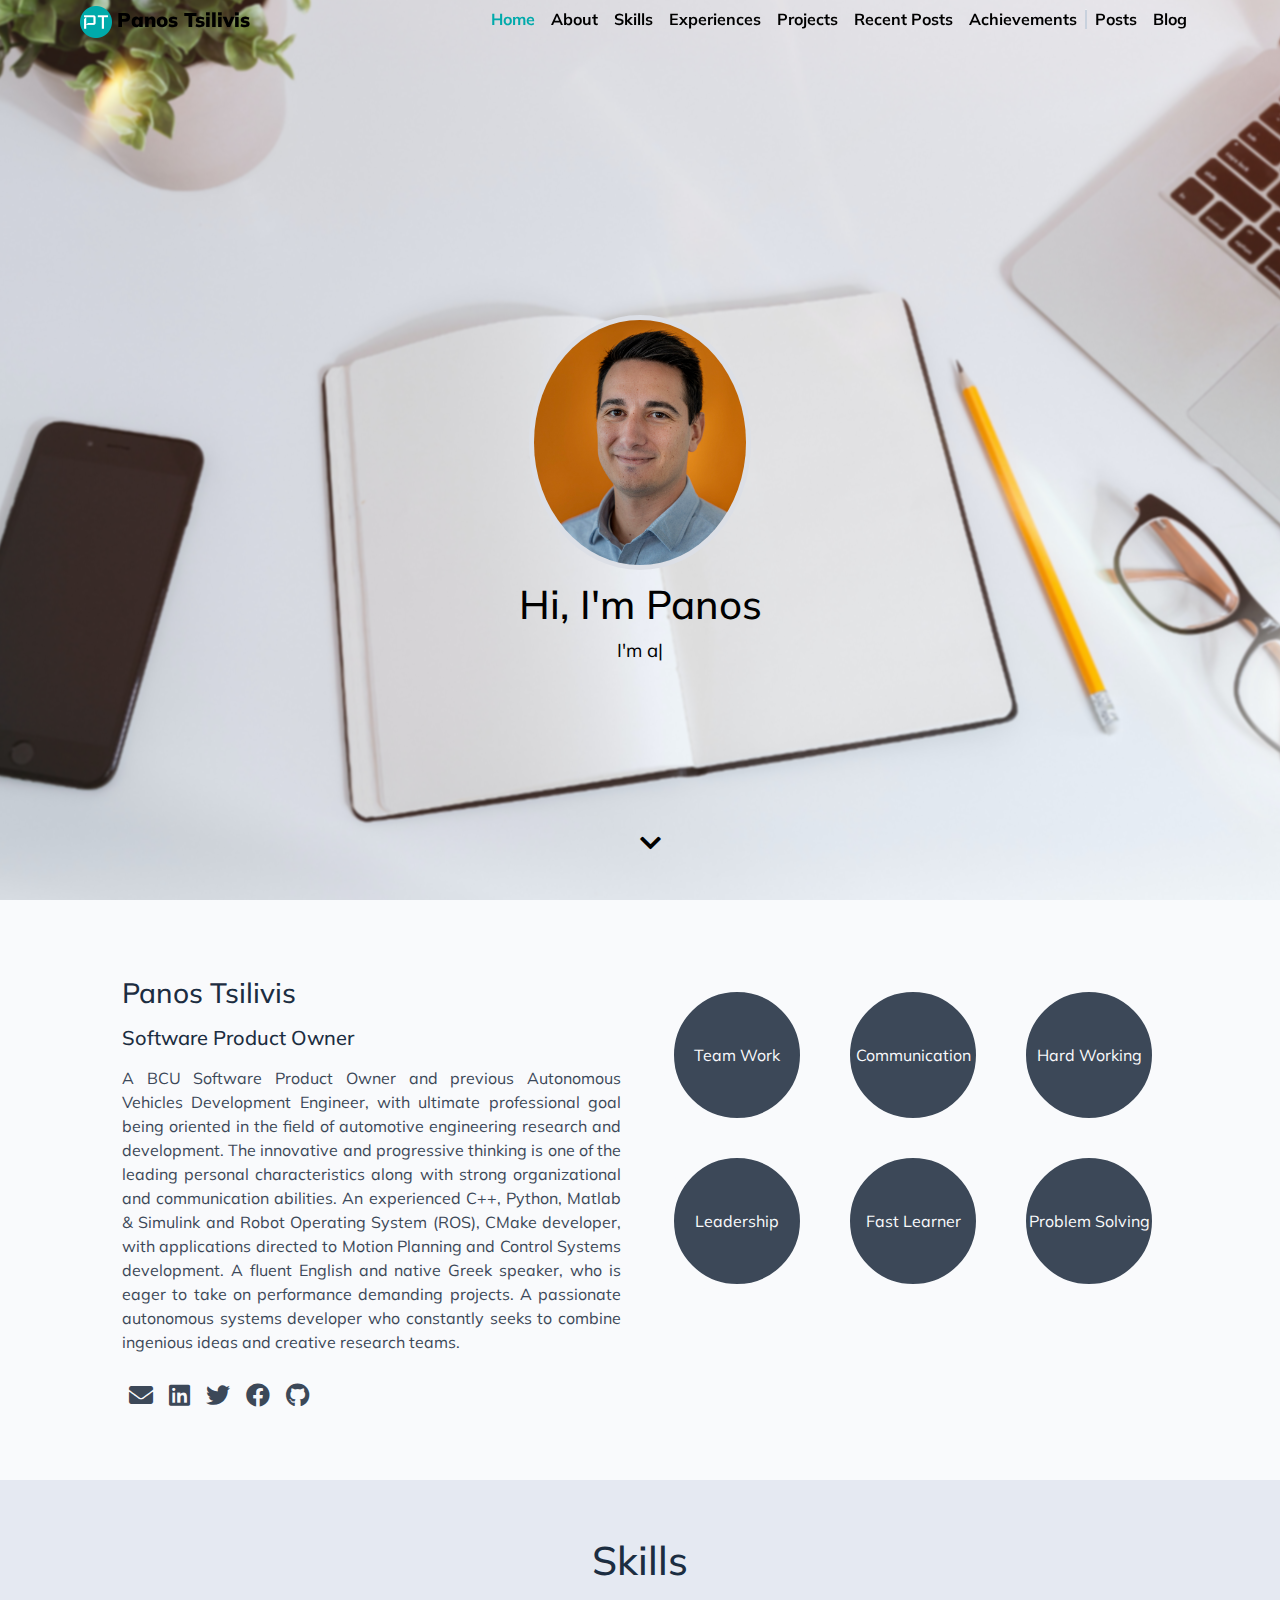
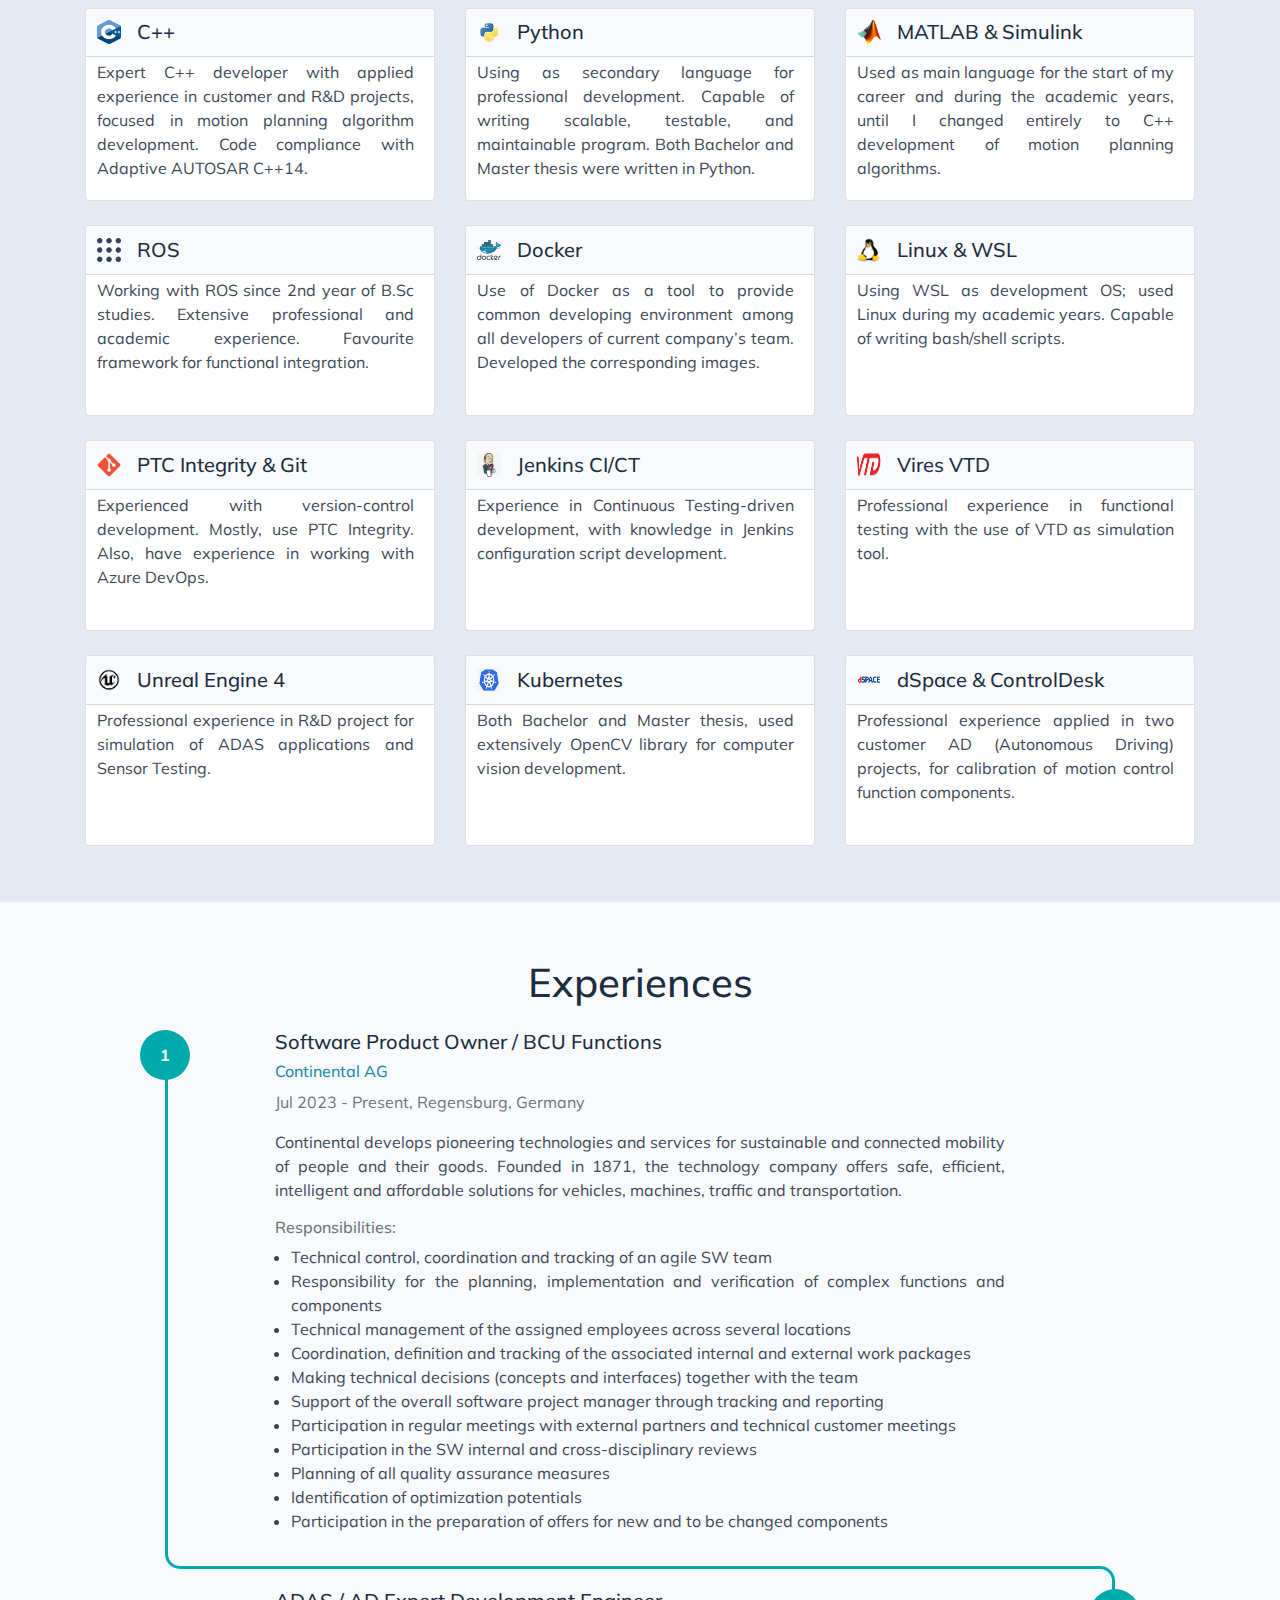
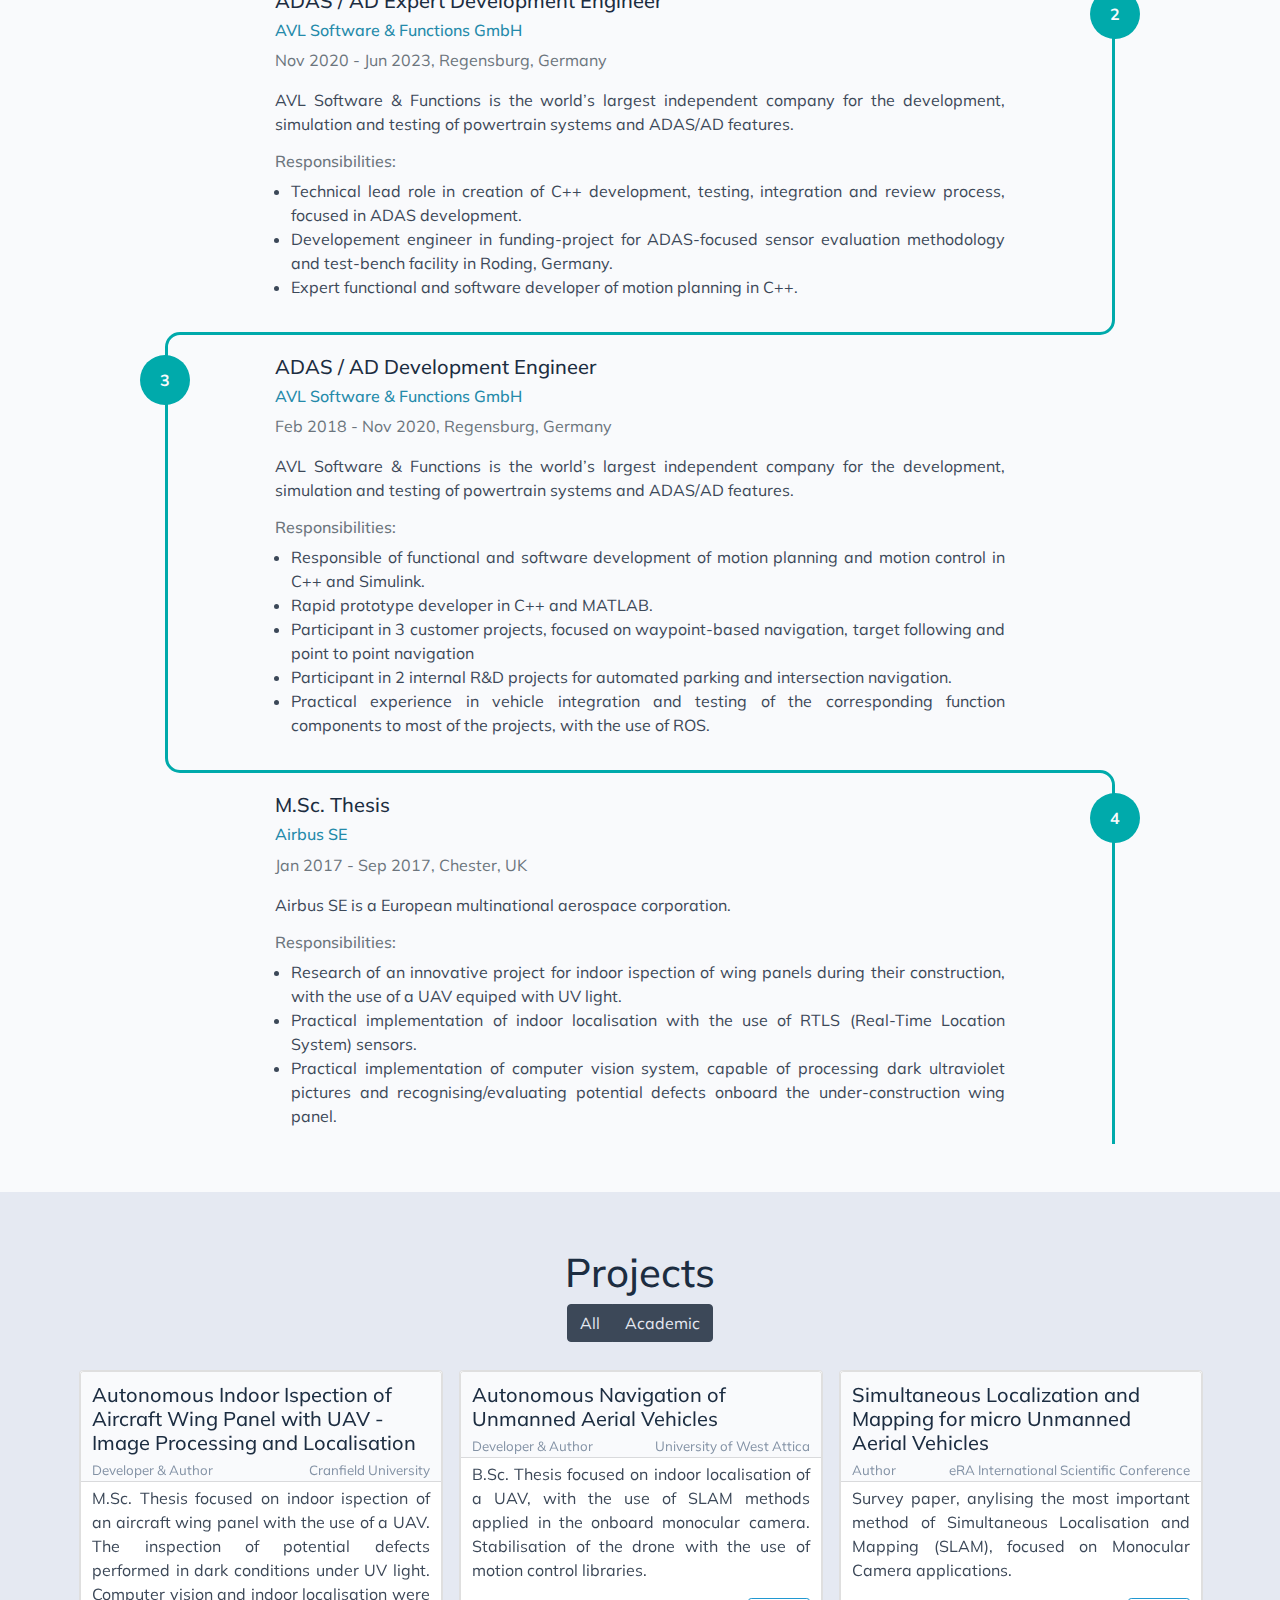
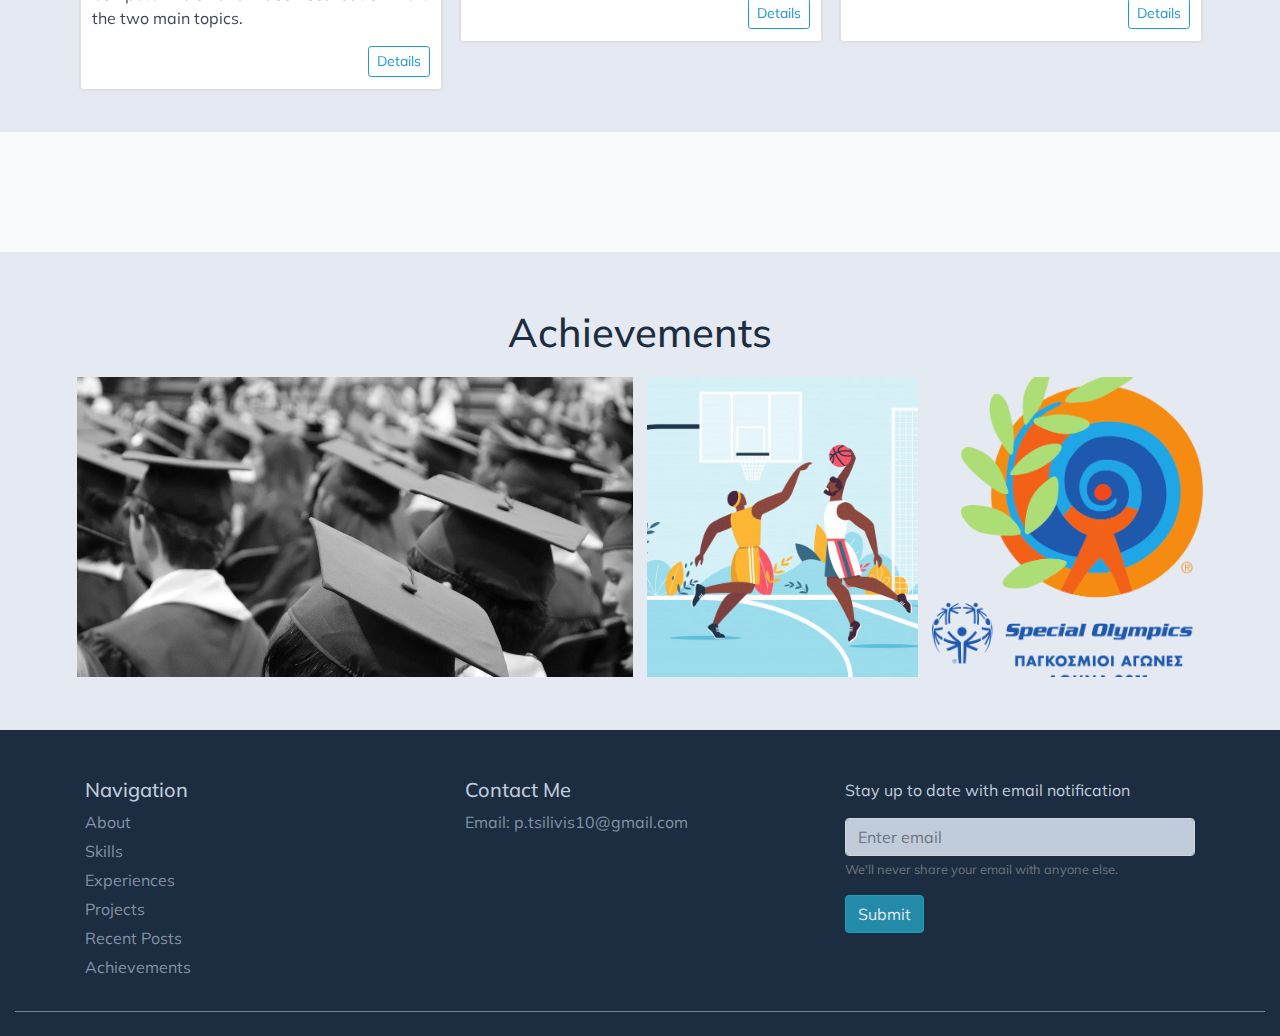
<file: index.html>
<!DOCTYPE html>
<html lang="en">
  <head>
	<meta name="generator" content="Hugo 0.109.0">
    <title>Panos Tsilivis</title>
    <meta name="description" content="Portfolio and personal website of Panos Tsilivis." />
    <meta charset="UTF-8" />
<meta name="viewport" content="width=device-width, initial-scale=1.0" />
<meta http-equiv="X-UA-Compatible" content="ie=edge" />


<link rel="stylesheet" href="/assets/css/bootstrap.min.css" />
<link rel="stylesheet" href="/assets/css/layouts/main.css" />
<link rel="stylesheet" href="/assets/css/style.css" />
<link rel="stylesheet" href="/assets/css/navigators/navbar.css" />


<link href="https://fonts.googleapis.com/css2?family=Muli:wght@300;400;500;600" rel="stylesheet">
<link rel="stylesheet" href="https://cdnjs.cloudflare.com/ajax/libs/font-awesome/5.11.2/css/all.min.css" />


<link rel="icon" type="image/png" href="assets/images/favicon.ico" />


<link rel="stylesheet" href="/assets/css/style.css" />

    <link rel="stylesheet" href="/assets/css/sections/home.css" />
    <link rel="stylesheet" href="/assets/css/sections/about.css" />
    <link rel="stylesheet" href="/assets/css/sections/skills.css" />
    <link rel="stylesheet" href="/assets/css/sections/experiences.css" />
    <link rel="stylesheet" href="/assets/css/sections/projects.css" />
    <link rel="stylesheet" href="/assets/css/sections/recent-posts.css" />
    <link rel="stylesheet" href="/assets/css/sections/achievements.css" />

    
    
        
<script type="application/javascript">
var doNotTrack = false;
if (!doNotTrack) {
	window.ga=window.ga||function(){(ga.q=ga.q||[]).push(arguments)};ga.l=+new Date;
	ga('create', 'UA-179496315-1', 'auto');
	
	ga('send', 'pageview');
}
</script>
<script async src='https://www.google-analytics.com/analytics.js'></script>

    
  </head>
  <body data-spy="scroll" data-target="#top-navbar" data-offset="100">

    <nav class="navbar navbar-expand-xl top-navbar initial-navbar" id="top-navbar">
  <div class="container">
    
    
    
      
    
    
      
    
    <a class="navbar-brand" href="https://ptsilivis.github.io">
      <img src="images/main-logo.png" id="logo">Panos Tsilivis</a>
    <button
      class="navbar-toggler navbar-dark"
      id="navbar-toggler"
      type="button"
      data-toggle="collapse"
      data-target="#top-nav-items"
    >
      <span class="navbar-toggler-icon"></span>
    </button>

    <div class="collapse navbar-collapse" id="top-nav-items">
      <ul class="navbar-nav ml-auto">
        <li class="nav-item">
          <a class="nav-link" href="#home">Home</a>
        </li>
            
              <li class="nav-item">
                <a class="nav-link" href="#about">About</a>
              </li>
            
            
              <li class="nav-item">
                <a class="nav-link" href="#skills">Skills</a>
              </li>
            
            
              <li class="nav-item">
                <a class="nav-link" href="#experiences">Experiences</a>
              </li>
            
            
              <li class="nav-item">
                <a class="nav-link" href="#projects">Projects</a>
              </li>
            
            
              <li class="nav-item">
                <a class="nav-link" href="#recent-posts">Recent Posts</a>
              </li>
            
            
              <li class="nav-item">
                <a class="nav-link" href="#achievements">Achievements</a>
              </li>
            
        
        
          
            
          
        
        
          <div class="dropdown-divider" id="top-navbar-divider"></div>
        
        
          <li class="nav-item">
            <a class="nav-link" id="blog-link" href="/posts">Posts</a>
          </li>
        
        
          <li class="nav-item">
            <a class="nav-link" href="panostsilivis.com">Blog</a>
          </li>
        
      </ul>
    </div>
  </div>
  
  <img src="images/main-logo.png" class="d-none" id="main-logo">
  <img src="images/main-logo.png" class="d-none" id="inverted-logo">
</nav>


  



  

<div class="container-fluid home" id="home">
  <div
    class="background container-fluid"
    style="background-image: url('images/minimal_background.jpg');"
  ></div>
  <div class="container content text-center">
    <img src="images/profile.png"
      class="rounded-circle mx-auto d-block img-fluid"
    />
    <h1 class="greeting"> Hi, I&#39;m Panos</h1>
    <div class="typing-carousel">
      <span id="ityped" class="ityped"></span>
      <span class="ityped-cursor"></span>
    </div>
    <ul id="typing-carousel-data">
      
      <li>I&#39;m a Software Product Owner</li>
      
      <li>I work with Autonomous Vehicles</li>
      
      <li>I&#39;m passionate about cars</li>
      
    </ul>
    
      
        <a href="#about"><i class="arrow bounce fa fa-chevron-down"></i></a>
      
    
  </div>
</div>

    
      
      
        
          <div class="container-fluid section-holder d-flex bg-white">
            <div class="container anchor p-lg-5 about-section" id="about">
  <div class="row pt-sm-2 pt-md-4 align-self-center">
    
    <div class="col-sm-6">
    <h3 class="p-1">Panos Tsilivis</h3>
      
      <h5 class="p-1">
        Software Product Owner
        
      </h5>
      
      <p class="p-1 text-justify">
        A BCU Software Product Owner and previous Autonomous Vehicles Development Engineer, with ultimate professional goal being oriented in the field of automotive engineering research and development. The innovative and progressive thinking is one of the leading personal characteristics along with strong organizational and communication abilities. An experienced C++, Python, Matlab &amp; Simulink and Robot Operating System (ROS), CMake developer, with applications directed to Motion Planning and Control Systems development. A fluent English and native Greek speaker, who is eager to take on performance demanding projects. A passionate autonomous systems developer who constantly seeks to combine ingenious ideas and creative research teams.
      </p>
      <div class="text-container ml-auto">
        <ul class="social-link d-flex">
          
          <li>
            
              <a href="mailto:p.tsilivis10@gmail.com" target="/"><i class="fas fa-envelope"></i></a>
            
          </li>
          
          <li>
            
              <a href="https://www.linkedin.com/in/panos-tsilivis/" target="/"><i class="fab fa-linkedin"></i></a>
            
          </li>
          
          <li>
            
              <a href="https://twitter.com/PanosTsilivis1" target="/"><i class="fab fa-twitter"></i></a>
            
          </li>
          
          <li>
            
              <a href="https://www.facebook.com/ptsilivis" target="/"><i class="fab fa-facebook"></i></a>
            
          </li>
          
          <li>
            
              <a href="https://github.com/ptsilivis" target="/"><i class="fab fa-github"></i></a>
            
          </li>
          
        </ul>
      </div>
    </div>
    
    <div class="col-sm-6 pt-5 pl-md-4 pl-sm-3 pt-sm-0">
      <div class="row">
        
          <div class="col-6 col-lg-4 p-2">
  
  
  <div class="circular-progress yellow">
    <span class="circular-progress-left">
      <span
        class="circular-progress-bar circular-progress-percentage-95"
        
      ></span>
    </span>
    <span class="circular-progress-right">
      <span
      class="circular-progress-bar"
      
      ></span>
    </span>
    <div class="circular-progress-value">Team Work</div>
  </div>
</div>

        
          <div class="col-6 col-lg-4 p-2">
  
  
  <div class="circular-progress pink">
    <span class="circular-progress-left">
      <span
        class="circular-progress-bar circular-progress-percentage-95"
        
      ></span>
    </span>
    <span class="circular-progress-right">
      <span
      class="circular-progress-bar"
      
      ></span>
    </span>
    <div class="circular-progress-value">Communication</div>
  </div>
</div>

        
          <div class="col-6 col-lg-4 p-2">
  
  
  <div class="circular-progress green">
    <span class="circular-progress-left">
      <span
        class="circular-progress-bar circular-progress-percentage-95"
        
      ></span>
    </span>
    <span class="circular-progress-right">
      <span
      class="circular-progress-bar"
      
      ></span>
    </span>
    <div class="circular-progress-value">Hard Working</div>
  </div>
</div>

        
          <div class="col-6 col-lg-4 p-2">
  
  
  <div class="circular-progress blue">
    <span class="circular-progress-left">
      <span
        class="circular-progress-bar circular-progress-percentage-90"
        
      ></span>
    </span>
    <span class="circular-progress-right">
      <span
      class="circular-progress-bar"
      
      ></span>
    </span>
    <div class="circular-progress-value">Leadership</div>
  </div>
</div>

        
          <div class="col-6 col-lg-4 p-2">
  
  
  <div class="circular-progress sky">
    <span class="circular-progress-left">
      <span
        class="circular-progress-bar circular-progress-percentage-90"
        
      ></span>
    </span>
    <span class="circular-progress-right">
      <span
      class="circular-progress-bar"
      
      ></span>
    </span>
    <div class="circular-progress-value">Fast Learner</div>
  </div>
</div>

        
          <div class="col-6 col-lg-4 p-2">
  
  
  <div class="circular-progress orange">
    <span class="circular-progress-left">
      <span
        class="circular-progress-bar circular-progress-percentage-90"
        
      ></span>
    </span>
    <span class="circular-progress-right">
      <span
      class="circular-progress-bar"
      
      ></span>
    </span>
    <div class="circular-progress-value">Problem Solving</div>
  </div>
</div>

        
      </div>
    </div>
  </div>
</div>

          </div>
          
          
            
          
        
      
        
          <div class="container-fluid section-holder d-flex bg-dimmed">
            <div class="container-fluid anchor pb-5 skills-section" id="skills">
  
    <h1 class="text-center">Skills</h1>
  
  <div class="container d-flex-block">
    <div class="row" id="primary-skills">
      
        <div class="col-xs-12 col-sm-6 col-lg-4 pt-2">
  <a class="skill-card-link" href="http://www.cplusplus.com/">
    <div class="card">
      <div class="card-head d-flex">
        
        <img class="card-img-xs" src="images/skills/c&#43;&#43;.png" alt="C&#43;&#43;" />
        
        <h5 class="card-title">C&#43;&#43;</h5>
      </div>
      <div class="card-body">
        <p class="card-text">Expert C++ developer with applied experience in customer and R&amp;D projects, focused in motion planning algorithm development. Code compliance with Adaptive AUTOSAR C++14.</p>
      </div>
    </div>
  </a>
</div>

      
        <div class="col-xs-12 col-sm-6 col-lg-4 pt-2">
  <a class="skill-card-link" href="https://www.python.org/">
    <div class="card">
      <div class="card-head d-flex">
        
        <img class="card-img-xs" src="images/skills/python.png" alt="Python" />
        
        <h5 class="card-title">Python</h5>
      </div>
      <div class="card-body">
        <p class="card-text">Using as secondary language for professional development. Capable of writing scalable, testable, and maintainable program. Both Bachelor and Master thesis were written in Python.</p>
      </div>
    </div>
  </a>
</div>

      
        <div class="col-xs-12 col-sm-6 col-lg-4 pt-2">
  <a class="skill-card-link" href="https://www.mathworks.com/products/matlab.html">
    <div class="card">
      <div class="card-head d-flex">
        
        <img class="card-img-xs" src="images/skills/matlab.png" alt="MATLAB &amp; Simulink" />
        
        <h5 class="card-title">MATLAB &amp; Simulink</h5>
      </div>
      <div class="card-body">
        <p class="card-text">Used as main language for the start of my career and during the academic years, until I changed entirely to C++ development of motion planning algorithms.</p>
      </div>
    </div>
  </a>
</div>

      
        <div class="col-xs-12 col-sm-6 col-lg-4 pt-2">
  <a class="skill-card-link" href="https://www.ros.org/">
    <div class="card">
      <div class="card-head d-flex">
        
        <img class="card-img-xs" src="images/skills/ros.png" alt="ROS" />
        
        <h5 class="card-title">ROS</h5>
      </div>
      <div class="card-body">
        <p class="card-text">Working with ROS since 2nd year of B.Sc studies. Extensive professional and academic experience. Favourite framework for functional integration.</p>
      </div>
    </div>
  </a>
</div>

      
        <div class="col-xs-12 col-sm-6 col-lg-4 pt-2">
  <a class="skill-card-link" href="https://www.docker.com/">
    <div class="card">
      <div class="card-head d-flex">
        
        <img class="card-img-xs" src="images/skills/docker.svg" alt="Docker" />
        
        <h5 class="card-title">Docker</h5>
      </div>
      <div class="card-body">
        <p class="card-text">Use of Docker as a tool to provide common developing environment among all developers of current company&rsquo;s team. Developed the corresponding images.</p>
      </div>
    </div>
  </a>
</div>

      
        <div class="col-xs-12 col-sm-6 col-lg-4 pt-2">
  <a class="skill-card-link" href="#">
    <div class="card">
      <div class="card-head d-flex">
        
        <img class="card-img-xs" src="images/skills/linux.png" alt="Linux &amp; WSL" />
        
        <h5 class="card-title">Linux &amp; WSL</h5>
      </div>
      <div class="card-body">
        <p class="card-text">Using WSL as development OS; used Linux during my academic years. Capable of writing bash/shell scripts.</p>
      </div>
    </div>
  </a>
</div>

      
        <div class="col-xs-12 col-sm-6 col-lg-4 pt-2">
  <a class="skill-card-link" href="https://www.ptc.com/en">
    <div class="card">
      <div class="card-head d-flex">
        
        <img class="card-img-xs" src="images/skills/git.png" alt="PTC Integrity &amp; Git" />
        
        <h5 class="card-title">PTC Integrity &amp; Git</h5>
      </div>
      <div class="card-body">
        <p class="card-text">Experienced with version-control development. Mostly, use PTC Integrity. Also, have experience in working with Azure DevOps.</p>
      </div>
    </div>
  </a>
</div>

      
        <div class="col-xs-12 col-sm-6 col-lg-4 pt-2">
  <a class="skill-card-link" href="https://www.jenkins.io">
    <div class="card">
      <div class="card-head d-flex">
        
        <img class="card-img-xs" src="images/skills/jenkins.png" alt="Jenkins CI/CT" />
        
        <h5 class="card-title">Jenkins CI/CT</h5>
      </div>
      <div class="card-body">
        <p class="card-text">Experience in Continuous Testing-driven development, with knowledge in Jenkins configuration script development.</p>
      </div>
    </div>
  </a>
</div>

      
        <div class="col-xs-12 col-sm-6 col-lg-4 pt-2">
  <a class="skill-card-link" href="https://www.mscsoftware.com/de/virtual-test-drive">
    <div class="card">
      <div class="card-head d-flex">
        
        <img class="card-img-xs" src="images/skills/vtd.png" alt="Vires VTD" />
        
        <h5 class="card-title">Vires VTD</h5>
      </div>
      <div class="card-body">
        <p class="card-text">Professional experience in functional testing with the use of VTD as simulation tool.</p>
      </div>
    </div>
  </a>
</div>

      
        <div class="col-xs-12 col-sm-6 col-lg-4 pt-2">
  <a class="skill-card-link" href="https://www.unrealengine.com/en-US/">
    <div class="card">
      <div class="card-head d-flex">
        
        <img class="card-img-xs" src="images/skills/ue4.png" alt="Unreal Engine 4" />
        
        <h5 class="card-title">Unreal Engine 4</h5>
      </div>
      <div class="card-body">
        <p class="card-text">Professional experience in R&amp;D project for simulation of ADAS applications and Sensor Testing.</p>
      </div>
    </div>
  </a>
</div>

      
        <div class="col-xs-12 col-sm-6 col-lg-4 pt-2">
  <a class="skill-card-link" href="https://opencv.org">
    <div class="card">
      <div class="card-head d-flex">
        
        <img class="card-img-xs" src="images/skills/k8s.png" alt="Kubernetes" />
        
        <h5 class="card-title">Kubernetes</h5>
      </div>
      <div class="card-body">
        <p class="card-text">Both Bachelor and Master thesis, used extensively OpenCV library for computer vision development.</p>
      </div>
    </div>
  </a>
</div>

      
        <div class="col-xs-12 col-sm-6 col-lg-4 pt-2">
  <a class="skill-card-link" href="https://www.dspace.com/en/inc/home/products/sw/experimentandvisualization/controldesk.cfm">
    <div class="card">
      <div class="card-head d-flex">
        
        <img class="card-img-xs" src="images/skills/dspace.png" alt="dSpace &amp; ControlDesk" />
        
        <h5 class="card-title">dSpace &amp; ControlDesk</h5>
      </div>
      <div class="card-body">
        <p class="card-text">Professional experience applied in two customer AD (Autonomous Driving) projects, for calibration of motion control function components.</p>
      </div>
    </div>
  </a>
</div>

      
    </div>
  </div>
</div>

          </div>
          
          
            
          
        
      
        
          <div class="container-fluid section-holder d-flex bg-white">
            <div class="container-fluid anchor pb-5 experiences-section" id="experiences">
  
    <h1 class="text-center">Experiences</h1>
  

  <div class="container timeline text-justify">
   
   
     
       <div class="row align-items-center  d-flex">
         <div class="col-1 col-lg-2 text-center vertical-line d-inline-flex justify-content-center">
  <div class="circle font-weight-bold">1</div>
</div>

         
  <div class="col-10 col-lg-8">
    <div class="experience-entry-heading">
        
        
        <h5>Software Product Owner / BCU Functions</h5>
        <h6><a href=https://www.continental.com/en/>Continental AG</a></h6>
        
        <p class="text-muted">Jul 2023 - Present,
            Regensburg, Germany
        </p>
    </div>
    
    <p>Continental develops pioneering technologies and services for sustainable and connected mobility of people and their goods. Founded in 1871, the technology company offers safe, efficient, intelligent and affordable solutions for vehicles, machines, traffic and transportation.</p>
    
    <h6 class="text-muted">Responsibilities:</h6>
    <ul class="justify-content-around">
    
        <li>Technical control, coordination and tracking of an agile SW team</li>
    
        <li>Responsibility for the planning, implementation and verification of complex functions and components</li>
    
        <li>Technical management of the assigned employees across several locations</li>
    
        <li>Coordination, definition and tracking of the associated internal and external work packages</li>
    
        <li>Making technical decisions (concepts and interfaces) together with the team</li>
    
        <li>Support of the overall software project manager through tracking and reporting</li>
    
        <li>Participation in regular meetings with external partners and technical customer meetings</li>
    
        <li>Participation in the SW internal and cross-disciplinary reviews</li>
    
        <li>Planning of all quality assurance measures</li>
    
        <li>Identification of optimization potentials</li>
    
        <li>Participation in the preparation of offers for new and to be changed components</li>
    
    </ul>
</div>



       </div>
     
     
       <div class="row horizontal-line">
  <div class="col-1 col-lg-2 timeline-side-div">
    <div class="corner"></div>
  </div>
  <div class="col-10 col-lg-8">
    <hr />
  </div>
  <div class="col-1 col-lg-2 timeline-side-div">
    <div class="corner"></div>
  </div>
</div>

     
   
     
       <div class="row align-items-center justify-content-end d-flex">
         
  <div class="col-10 col-lg-8">
    <div class="experience-entry-heading">
        
        
        <h5>ADAS / AD Expert Development Engineer</h5>
        <h6><a href=https://www.avl-functions.com/en/>AVL Software &amp; Functions GmbH</a></h6>
        
        <p class="text-muted">Nov 2020 - Jun 2023,
            Regensburg, Germany
        </p>
    </div>
    
    <p>AVL Software &amp; Functions is the world&rsquo;s largest independent company for the development, simulation and testing of powertrain systems and ADAS/AD features.</p>
    
    <h6 class="text-muted">Responsibilities:</h6>
    <ul class="justify-content-around">
    
        <li>Technical lead role in creation of C++ development, testing, integration and review process, focused in ADAS development.</li>
    
        <li>Developement engineer in funding-project for ADAS-focused sensor evaluation methodology and test-bench facility in Roding, Germany.</li>
    
        <li>Expert functional and software developer of motion planning in C++.</li>
    
    </ul>
</div>



         <div class="col-1 col-lg-2 text-center vertical-line d-inline-flex justify-content-center">
  <div class="circle font-weight-bold">2</div>
</div>

       </div>
     
     
       <div class="row horizontal-line">
  <div class="col-1 col-lg-2 timeline-side-div">
    <div class="corner"></div>
  </div>
  <div class="col-10 col-lg-8">
    <hr />
  </div>
  <div class="col-1 col-lg-2 timeline-side-div">
    <div class="corner"></div>
  </div>
</div>

     
   
     
       <div class="row align-items-center  d-flex">
         <div class="col-1 col-lg-2 text-center vertical-line d-inline-flex justify-content-center">
  <div class="circle font-weight-bold">3</div>
</div>

         
  <div class="col-10 col-lg-8">
    <div class="experience-entry-heading">
        
        
        <h5>ADAS / AD Development Engineer</h5>
        <h6><a href=https://www.avl-functions.com/en/>AVL Software &amp; Functions GmbH</a></h6>
        
        <p class="text-muted">Feb 2018 - Nov 2020,
            Regensburg, Germany
        </p>
    </div>
    
    <p>AVL Software &amp; Functions is the world&rsquo;s largest independent company for the development, simulation and testing of powertrain systems and ADAS/AD features.</p>
    
    <h6 class="text-muted">Responsibilities:</h6>
    <ul class="justify-content-around">
    
        <li>Responsible of functional and software development of motion planning and motion control in C++ and Simulink.</li>
    
        <li>Rapid prototype developer in C++ and MATLAB.</li>
    
        <li>Participant in 3 customer projects, focused on waypoint-based navigation, target following and point to point navigation</li>
    
        <li>Participant in 2 internal R&amp;D projects for automated parking and intersection navigation.</li>
    
        <li>Practical experience in vehicle integration and testing of the corresponding function components to most of the projects, with the use of ROS.</li>
    
    </ul>
</div>



       </div>
     
     
       <div class="row horizontal-line">
  <div class="col-1 col-lg-2 timeline-side-div">
    <div class="corner"></div>
  </div>
  <div class="col-10 col-lg-8">
    <hr />
  </div>
  <div class="col-1 col-lg-2 timeline-side-div">
    <div class="corner"></div>
  </div>
</div>

     
   
     
       <div class="row align-items-center justify-content-end d-flex">
         
  <div class="col-10 col-lg-8">
    <div class="experience-entry-heading">
        
        
        <h5>M.Sc. Thesis</h5>
        <h6><a href=https://www.airbus.com>Airbus SE</a></h6>
        
        <p class="text-muted">Jan 2017 - Sep 2017,
            Chester, UK
        </p>
    </div>
    
    <p>Airbus SE is a European multinational aerospace corporation.</p>
    
    <h6 class="text-muted">Responsibilities:</h6>
    <ul class="justify-content-around">
    
        <li>Research of an innovative project for indoor ispection of wing panels during their construction, with the use of a UAV equiped with UV light.</li>
    
        <li>Practical implementation of indoor localisation with the use of RTLS (Real-Time Location System) sensors.</li>
    
        <li>Practical implementation of computer vision system, capable of processing dark ultraviolet pictures and recognising/evaluating potential defects onboard the under-construction wing panel.</li>
    
    </ul>
</div>



         <div class="col-1 col-lg-2 text-center vertical-line d-inline-flex justify-content-center">
  <div class="circle font-weight-bold">4</div>
</div>

       </div>
     
     
   
  </div>
</div>

          </div>
          
          
            
          
        
      
        
          <div class="container-fluid section-holder d-flex bg-dimmed">
            <div class="container-fluid anchor pb-5 projects-section" id="projects">
  
    <h1 class="text-center">Projects</h1>
  
  <div class="container ml-auto text-center">
    <div class="btn-group flex-wrap" role="group" id="project-filter-buttons">
      
      <button type="button" class="btn btn-dark" data-filter="all">
        All
      </button>
      
      <button type="button" class="btn btn-dark" data-filter="academic">
        Academic
      </button>
      
    </div>
  </div>
  <div class="container filtr-projects">
    <div class="row" id="project-card-holder">
      
        <div
  class="col-sm-12 col-md-6 col-lg-4 p-2 filtr-item"
  data-category='all, academic,computer vision,localisation,uav,drone,thesis'
>
  <div class="card mt-1">
    <div class="card">
      <a class="card-header" href="files/TSILIVIS_AVDC_Thesis.pdf">
        <div>
          <div class="d-flex">
            
            <h5 class="card-title mb-0">Autonomous Indoor Ispection of Aircraft Wing Panel with UAV - Image Processing and Localisation</h5>
          </div>
          <div class="sub-title">
            <span>Developer &amp; Author</span>
            <span>Cranfield University</span>
          </div>
        </div>
      </a>
      <div class="card-body text-justify pt-1 pb-1">
        <p>M.Sc. Thesis focused on indoor ispection of an aircraft wing panel with the use of a UAV. The inspection of potential defects performed in dark conditions under UV light. Computer vision and indoor localisation were the two main topics.</p>
        <span class="float-right">
          
          <a
            class="btn btn-outline-info btn-sm mb-2"
            href="files/TSILIVIS_AVDC_Thesis.pdf"
            target="#"
            >Details</a
          >
          
        </span>
      </div>
    </div>
  </div>
</div>

      
        <div
  class="col-sm-12 col-md-6 col-lg-4 p-2 filtr-item"
  data-category='all, academic,thesis,uav,drone,computer vision'
>
  <div class="card mt-1">
    <div class="card">
      <a class="card-header" href="files/bsc_thesis.pdf">
        <div>
          <div class="d-flex">
            
            <h5 class="card-title mb-0">Autonomous Navigation of Unmanned Aerial Vehicles</h5>
          </div>
          <div class="sub-title">
            <span>Developer &amp; Author</span>
            <span>University of West Attica</span>
          </div>
        </div>
      </a>
      <div class="card-body text-justify pt-1 pb-1">
        <p>B.Sc. Thesis focused on indoor localisation of a UAV, with the use of SLAM methods applied in the onboard monocular camera. Stabilisation of the drone with the use of motion control libraries.</p>
        <span class="float-right">
          
          <a
            class="btn btn-outline-info btn-sm mb-2"
            href="files/bsc_thesis.pdf"
            target="#"
            >Details</a
          >
          
        </span>
      </div>
    </div>
  </div>
</div>

      
        <div
  class="col-sm-12 col-md-6 col-lg-4 p-2 filtr-item"
  data-category='all, academic,paper,computer vision'
>
  <div class="card mt-1">
    <div class="card">
      <a class="card-header" href="files/SLAM%20Survey.pdf">
        <div>
          <div class="d-flex">
            
            <h5 class="card-title mb-0">Simultaneous Localization and Mapping for micro Unmanned Aerial Vehicles</h5>
          </div>
          <div class="sub-title">
            <span>Author</span>
            <span>eRA International Scientific Conference</span>
          </div>
        </div>
      </a>
      <div class="card-body text-justify pt-1 pb-1">
        <p>Survey paper, anylising the most important method of Simultaneous Localisation and Mapping (SLAM), focused on Monocular Camera applications.</p>
        <span class="float-right">
          
          <a
            class="btn btn-outline-info btn-sm mb-2"
            href="files/SLAM%20Survey.pdf"
            target="#"
            >Details</a
          >
          
        </span>
      </div>
    </div>
  </div>
</div>

      
    </div>
  </div>
</div>

          </div>
          
          
            
          
        
      
        
          <div class="container-fluid section-holder d-flex bg-white">
            <div class="container-fluid anchor pb-5 recent-posts-section" id="recent-posts">
  
  <div class="container">
    <div class="row" id="recent-post-cards">
      
    </div>
  </div>
</div>

          </div>
          
          
            
          
        
      
        
          <div class="container-fluid section-holder d-flex bg-dimmed">
            <div class="container-fluid anchor pb-5 achievements-section" id="achievements">
  
    <h1 class="text-center">Achievements</h1>
  
  <div class="container">
    <div class="row" id="gallery">
    </div>
  </div>
  
  <div class="d-none" id="achievements-holder">
    
      <div
  class="achievement-entry text-center"
  style="background-image: url(images/achievements/graduation-cap.jpg);"
>
  <i class="fas fa-search-plus" id="enlarge-icon"></i>
  <h4 class="title" id="achievement-title">Graduation</h4>
  <div class="caption hidden col-lg-6 text-left" id="caption">
    <h4>Graduation</h4>
    <p>Received Bachelor of Science (B.Sc.) in Automation Engineering from University of West Attica. Completed Master of Science (M.Sc.) in Aerospace Engineering with specialisation in Autonomous Vehicle Dynamics and Control in Cranfield University.</p>
  </div>
</div>

    
      <div
  class="achievement-entry text-center"
  style="background-image: url(images/achievements/basketball_fun.jpg);"
>
  <i class="fas fa-search-plus" id="enlarge-icon"></i>
  <h4 class="title" id="achievement-title">Team Player</h4>
  <div class="caption hidden col-lg-6 text-left" id="caption">
    <h4>Team Player</h4>
    <p>Basketball player since I remember myself.</p>
  </div>
</div>

    
      <div
  class="achievement-entry text-center"
  style="background-image: url(images/achievements/special_olympics.png);"
>
  <i class="fas fa-search-plus" id="enlarge-icon"></i>
  <h4 class="title" id="achievement-title">Volunteer</h4>
  <div class="caption hidden col-lg-6 text-left" id="caption">
    <h4>Volunteer</h4>
    <p>Recognised for voluntary service to Special Olympics World Summer Games 2011. Acted as a Transportation Assistant, located in the welcoming post of Athens International Airport.</p>
  </div>
</div>

    
  </div>
</div>

          </div>
          
          
            
          
        
      
    

    <footer class="container-fluid text-center align-content-center footer pb-2">
  <div class="container pt-5">
    <div class="row text-left">
      <div class="col-md-4 col-sm-12">
        <h5>Navigation</h5>
        
        <ul>
            
            <li class="nav-item">
              <a class="smooth-scroll" href="/#about">About</a>
            </li>
            
            
            <li class="nav-item">
              <a class="smooth-scroll" href="/#skills">Skills</a>
            </li>
            
            
            <li class="nav-item">
              <a class="smooth-scroll" href="/#experiences">Experiences</a>
            </li>
            
            
            <li class="nav-item">
              <a class="smooth-scroll" href="/#projects">Projects</a>
            </li>
            
            
            <li class="nav-item">
              <a class="smooth-scroll" href="/#recent-posts">Recent Posts</a>
            </li>
            
            
            <li class="nav-item">
              <a class="smooth-scroll" href="/#achievements">Achievements</a>
            </li>
            
        </ul>
        

      </div>
      <div class="col-md-4 col-sm-12">
        <h5>Contact Me</h5>
        <ul>
          
          <li><span>Email: </span> <a href="mailto:p.tsilivis10@gmail.com"><span>p.tsilivis10@gmail.com</span> </a> </li>
          
        </ul>
      </div>
      
      <div class="col-md-4 col-sm-12">
        
        <p>Stay up to date with email notification</p>
        <form>
          <div class="form-group">
            <input
              type="email"
              class="form-control"
              id="exampleInputEmail1"
              aria-describedby="emailHelp"
              placeholder="Enter email"
            />
            <small id="emailHelp" class="form-text text-muted"
              >We'll never share your email with anyone else.</small
            >
          </div>
          <button type="submit" class="btn btn-info">Submit</button>
        </form>
      </div>
      
    </div>
  </div>
  <hr />
</footer>

    <script src="/assets/js/jquery-3.4.1.min.js"></script>
<script src="/assets/js/bootstrap.min.js"></script>

<script src="/assets/js/navbar.js"></script>
<script src="/assets/js/main.js"></script>


    
    <script src="/assets/js/itype.min.js"></script>
    <script src="/assets/js/github-button.js"></script>
    <script src="/assets/js/home.js"></script>
    <script src="/assets/js/jquery.filterizr.min.js"></script>
  </body>
</html>
</file>
<file: assets/css/layouts/main.css>
/* ========= Colors ============
Heading:     #1C2D41
Paragraph:   #3C4858
Iconography: #8392A5
Secondary:   #C0CCDA
Dirty Snow:  #E5E9F2
Snow:        #F9FAFC

Magenta: #7551E9
Orange:  #FF7D51
Pink:    #ED63D2
Green:   #2DCA73
Yellow:  #FFC212
*/

body {
  background-color: #f9fafc;
  font-family: "Muli";
}

h1,
h2,
h3,
h4,
h5 {
  color: #1c2d41;
}

strong {
  color: #1c2d41 !important;
}

p {
  color: #3c4858;
}

a {
  color: #248aaa;
}

a:hover {
  color: #207089;
}

.nav-button {
  background-color: transparent;
  border: 1px solid transparent;
  border-radius: 0.25rem;
  color: #8392a5;
}

.btn-dark {
  background-color: #3c4858;
  border-color: #3c4858;
  color: #e5e9f2;
  transition: all 0.3s ease-out;
}

.btn-dark:hover,
.btn-dark:focus {
  background-color: #00AAAB;
  border-color: #00AAAB;
  transition: all 0.3s ease-out;
}

.btn-outline-info {
  color: #2098d1 !important;
  border-color: #2098d1 !important;
}

.btn-outline-info:hover {
  background-color: #2098d1 !important;
  color: #e5e9f2 !important;
}

.btn-info {
  background-color: #248aaa !important;
  color: #e5e9f2 !important;
}

.btn-info:hover {
  background-color: #2098d1 !important;
  color: #e5e9f2 !important;
}

.bg-white {
  background-color: #f9fafc !important;
}

.bg-dimmed {
  background-color: #e5e9f2;
}

.anchor {
  padding-top: 3.5rem;
}

img.center {
  display: block;
  margin-left: auto;
  margin-right: auto;
}

img.left {
  display: block;
  margin-right: auto;
}

img.right {
  display: block;
  margin-left: auto;
}

.card {
  box-shadow: none;
  transition: all 0.3s ease-out;
  overflow: hidden;
}

.card-img-sm {
  width: 32px;
  height: 32px;
}

.card-img-xs {
  width: 24px;
  height: 24px;
}

.card:hover,
.card:focus {
  box-shadow: 0px 8px 56px rgba(15, 80, 100, 0.16);
  border: 1px solid #fff;
  transition: all 0.3s ease-out;
}

.card .card-head {
  height: 172px;
  -o-object-fit: cover;
     object-fit: cover;
  overflow: hidden;
}

.card-img-top {
  transition: all 0.3s ease-out !important;
}

.card:hover .card-head .card-img-top,
.card:focus .card-head .card-img-top {
  transition: all 0.3s ease-out;
  transform: scale(1.2);
}

.card-body {
  text-align: justify;
}

.sub-title {
  color: #c0ccda;
  font-size: 10pt;
}

/* --- FOOTER START --- */

.footer {
  color: #8392a5 !important;
  background-color: #1c2d41;
  position: relative;
  z-index: 9999;
}

.footer h5 {
  color: #c0ccda;
}
.footer a {
  color: #8392a5;
  transition: all 0.3s ease-out;
}

.footer a:hover {
  margin-left: 5px;
  transition: all 0.3s ease-out;
}

.footer ul {
  list-style: none;
  padding-left: 0;
}

.footer li {
  margin-top: 5px;
}

.footer hr {
  background-color: #8392a5;
}

.footer p:first-child {
  color: #c0ccda;
}

.footer input {
  background-color: #c0ccda;
}

.footer input:focus {
  background-color: #e5e9f2;
}

.footer #theme {
  color: #c0ccda;
}

.footer #theme img {
  width: 32px;
}

.footer #hugo:hover {
  margin-right: 5px;
  transition: all 0.3s ease-out;
}

/* --- FOOTER END ---- */

/* ============= Device specific fixes ======= */

/* Large screens such as TV */
@media only screen and (min-width: 1824px) {
}

/* Extra large devices (large desktops, 1200px and up) */

@media (max-width: 1400px) {
}

@media (max-width: 1200px) {
}

/* IPad Pro */
@media (max-width: 1024px) {
}

/*  Large devices (desktops, 992px and up) */

@media (max-width: 992px) {
}

/* Medium devices (tablets, 768px and up) */

@media only screen and (max-width: 768px) {
}

/* Small devices (landscape phones, 576px and up) */

@media only screen and (max-width: 576px) {
  .skills-section .container,
  .projects-section .container {
    padding-left: 0.3rem;
    padding-right: 0.3rem;
  }

  .section-holder {
    padding-left: 5px;
    padding-right: 5px;
  }

  .skills-section,
  .projects-section,
  .recent-posts-section,
  .achievements-section {
    padding-left: 0;
    padding-right: 0;
  }
}

/* iPhoneX, iPhone 6,7,8 */
@media only screen and (max-width: 375px) {
}

/* Galaxy S5, Moto G4 */
@media only screen and (max-width: 360px) {
}

/* iPhone 5 or before */
@media only screen and (max-width: 320px) {
}
</file>
<file: assets/css/style.css>
/* This is empty CSS file intended to be overwritten by user's custom CSS file */

/* ============= Device specific fixes ======= */

/* Large screens such as TV */
@media only screen and (min-width: 1824px) {
}

/* Extra large devices (large desktops, 1200px and up) */

@media (max-width: 1400px) {
}

@media (max-width: 1200px) {
}

/* IPad Pro */
@media (max-width: 1024px) {
}

/*  Large devices (desktops, 992px and up) */

@media (max-width: 992px) {
}

/* Medium devices (tablets, 768px and up) */

@media only screen and (max-width: 768px) {
}

/* Small devices (landscape phones, 576px and up) */

@media only screen and (max-width: 576px) {
}

/* iPhoneX, iPhone 6,7,8 */
@media only screen and (max-width: 375px) {
}

/* Galaxy S5, Moto G4 */
@media only screen and (max-width: 360px) {
}

/* iPhone 5 or before */
@media only screen and (max-width: 320px) {
}
</file>
<file: assets/css/navigators/navbar.css>
.top-navbar {
  position: fixed;
  left: 0;
  top: 0;
  width: 100%;
  height: 50px;
  z-index: 99999;
  transition: all 0.4s ease-out;
  margin: 0;
  padding-top: 0.1rem;
  text-align: center;
}

/* --- initial state start ------ */

.initial-navbar {
  background-color: transparent;
}

.initial-navbar .navbar-brand {
  color: black;
  font-weight: 1000;
}

.initial-navbar li a {
  color: black;
  font-weight: bold;
}

.initial-navbar .navbar-nav .active,
.initial-navbar li a:hover {
  color: #00AAAB;
  font-weight: bold;
  transition: all 0.3s ease-out;
}

.navbar-collapse {
  margin-top: -5px;
}

.navbar-collapse.show,
.navbar-collapse.collapsing {
  background-color: #f9fafc;
  padding-left: 1rem;
}

/* --- initial state end ------ */

/* --- state after scroll start --- */

.final-navbar {
  background-color: #f9fafc;
  color: #1c2d41;
  transition: all 0.3s ease-out;
}

.final-navbar .navbar-brand {
  color: #1c2d41;
  font-weight: 600;
}

.final-navbar li a {
  color: #1c2d41;
  font-weight: 500;
  transition: all 0.3s ease-out;
  border-bottom: 2px solid#F9FAFC;
}

.final-navbar .navbar-nav .active,
.final-navbar li a:hover {
  color: #00AAAB;
  transition: all 0.3s ease-out;
  border-bottom: 2px solid #00AAAB;
  background: rgb(2, 0, 36);
  background: linear-gradient(
    90deg,
    rgba(2, 0, 36, 1) 0%,
    rgba(34, 136, 168, 0.1) 0%
  );
}

.navbar-collapse.show li a,
.navbar-collapse.collapsing li a {
  color: #1c2d41;
  font-weight: 500;
  transition: all 0.3s ease-out;
}

.navbar-collapse.show .navbar-nav .active,
.navbar-collapse.show .navbar-nav a:hover {
  color: #00AAAB;
}

#top-navbar-divider {
  margin-top: 10px;
}

/* --- state after scroll end --- */

#top-navbar-divider {
  background: rgba(192, 204, 218, 0.8);
  height: 20px;
  width: 2px;
}

.final-navbar #top-navbar-divider {
  background: rgba(0, 0, 0, 0.6);
}

#top-navbar-divider {
  height: 20px;
  width: 2px;
}

.navbar-brand img {
  width: 42px;
  padding: 5px;
  margin-left: -10px;
}

/* ============= Device specific fixes ======= */

/* Large screens such as TV */
@media only screen and (min-width: 1824px) {
}

/* Extra large devices (large desktops, 1200px and up) */

@media (max-width: 1400px) {
}

@media (max-width: 1200px) {
}

/* IPad Pro */
@media (max-width: 1024px) {
  .top-navbar {
    height: -webkit-fit-content;
    height: -moz-fit-content;
    height: fit-content;
    padding-bottom: 0px;
    padding-top: 0px;
  }

  .top-navbar .container {
    max-width: 100%;
  }

  .initial-navbar .navbar-nav .active,
  .initial-navbar li a:hover {
    color: #00AAAB;
    transition: all 0.3s ease-out;
  }

  .final-navbar .navbar-nav .active,
  .final-navbar li a:hover {
    color: #00AAAB;
    transition: none;

    border-bottom: none;
    background: transparent;
  }

  .final-navbar li a {
    border-bottom: none;
  }

  .final-navbar .navbar-collapse.show {
    box-shadow: 5px 10px 10px rgba(192, 204, 218, 0.3);
    transition: all 0.3s ease-out;
  }

  .dropdown-divider {
    border-top: 1px solid #c0ccda;
  }
  #top-navbar-divider {
    background: rgba(0, 0, 0, 0.6);
    height: auto;
    width: auto;
    margin-right: 15px;
  }
}

/*  Large devices (desktops, 992px and up) */

@media (max-width: 992px) {
  .initial-navbar .navbar-nav .active,
  .initial-navbar li a:hover {
    color: #00AAAB;
    transition: all 0.3s ease-out;
  }

  .final-navbar .navbar-nav .active,
  .final-navbar li a:hover {
    color: #00AAAB;
    transition: none;

    border-bottom: none;
    background: transparent;
  }

  .final-navbar li a {
    border-bottom: none;
  }

  .final-navbar .navbar-collapse.show {
    box-shadow: 5px 10px 10px rgba(192, 204, 218, 0.3);
    transition: all 0.3s ease-out;
  }

  .dropdown-divider {
    border-top: 1px solid #c0ccda;
  }
  #top-navbar-divider {
    background: rgba(0, 0, 0, 0.6);
    height: auto;
    width: auto;
    margin-right: 15px;
  }
}

/* Medium devices (tablets, 768px and up) */

@media only screen and (max-width: 768px) {
  .initial-navbar .navbar-nav .active,
  .initial-navbar li a:hover {
    color: #00AAAB;
    transition: all 0.3s ease-out;
  }

  .final-navbar .navbar-nav .active,
  .final-navbar li a:hover {
    color: #00AAAB;
    transition: none;

    border-bottom: none;
    background: transparent;
  }

  .final-navbar li a {
    border-bottom: none;
  }

  .final-navbar .navbar-collapse.show {
    box-shadow: 5px 10px 10px rgba(192, 204, 218, 0.3);
    transition: all 0.3s ease-out;
  }

  .dropdown-divider {
    border-top: 1px solid #c0ccda;
  }
  #top-navbar-divider {
    background: rgba(0, 0, 0, 0.6);
    height: auto;
    width: auto;
    margin-right: 15px;
  }
}

/* Small devices (landscape phones, 576px and up) */

@media only screen and (max-width: 576px) {
}

/* iPhoneX, iPhone 6,7,8 */
@media only screen and (max-width: 375px) {
}

/* Galaxy S5, Moto G4 */
@media only screen and (max-width: 360px) {
}

/* iPhone 5 or before */
@media only screen and (max-width: 320px) {
}
</file>
<file: assets/css/sections/home.css>
.home {
  height: 100vh;
  padding: 0;
  margin: 0;
  color: #f9fafc;
  overflow: hidden;
}

.background {
  height: 100%;
  width: 100%;
  padding: 0;
  margin: 0;
  background-attachment: fixed;
  background-position: center;
  transform: scale(1.1);
  -webkit-filter: blur(1px);
          filter: blur(1px);
  background-size: cover;
}

.content {
  position: relative;
  top: -65%;
  height: 60%;
}

.home img {
  width: 222px;
  height: auto;
  background-color: #DCDFE6;
  padding: 5px;
  margin-bottom: 10px;
}

.home .greeting {
  /*color: #f9fafc;*/
  color: black
}

.home .typing-carousel {
  font-size: 14pt;
  /*color: #f0f0f0;*/
  color: black;
}

#typing-carousel-data {
  display: none;
}

.arrow {
  position: absolute;
  color: black;
  font-size: 1.5rem;
  bottom: 0;
}

.bounce {
  -webkit-animation: bounce 2s infinite;
          animation: bounce 2s infinite;
}

@-webkit-keyframes bounce {
  0%,
  20%,
  50%,
  80%,
  100% {
    transform: translateY(0);
  }
  40% {
    transform: translateY(-30px);
  }
  60% {
    transform: translateY(-15px);
  }
}

@keyframes bounce {
  0%,
  20%,
  50%,
  80%,
  100% {
    transform: translateY(0);
  }
  40% {
    transform: translateY(-30px);
  }
  60% {
    transform: translateY(-15px);
  }
}

/* ============= Device specific fixes ======= */

/* Large screens such as TV */
@media only screen and (min-width: 1824px) {
}

/* Extra large devices (large desktops, 1200px and up) */

@media (max-width: 1400px) {
}

@media (max-width: 1200px) {
}

/* IPad Pro */
@media (max-width: 1024px) {
}

/*  Large devices (desktops, 992px and up) */

@media (max-width: 992px) {
}

/* Medium devices (tablets, 768px and up) */

@media only screen and (max-width: 768px) {
}

/* Small devices (landscape phones, 576px and up) */

@media only screen and (max-width: 576px) {
  .content {
    position: relative;
    top: -75%;
    height: 65%;
  }

  .home img {
    width: 140px;
    max-width: 50%;
    height: auto;
  }

  .home .greeting {
    font-size: 24pt;
  }
}

/* iPhoneX, iPhone 6,7,8 */
@media only screen and (max-width: 375px) {
}

/* Galaxy S5, Moto G4 */
@media only screen and (max-width: 360px) {
}

/* iPhone 5 or before */
@media only screen and (max-width: 320px) {
}
</file>
<file: assets/css/sections/about.css>
.social-link {
  list-style: none;
  padding: 0.2rem;
}

.social-link a {
  font-size: 1.5rem;
  color: #3c4858;
  padding: 0.5rem;
}

.social-link a:hover {
  color: #00AAAB;
  transition: all 0.3s ease-in;
}

.circular-progress {
  width: 150px;
  height: 150px;
  line-height: 150px;
  background: none;
  margin: 0 auto;
  box-shadow: none;
  position: relative;
}

.circular-progress:after {
  content: "";
  width: 100%;
  height: 100%;
  border-radius: 50%;
  border: 12px solid #f9fafc;
  position: absolute;
  top: 0;
  left: 0;
}

.circular-progress > span {
  width: 50%;
  height: 100%;
  overflow: hidden;
  position: absolute;
  top: 0;
  z-index: 1;
}

.circular-progress .circular-progress-left {
  left: 0;
}

.circular-progress .circular-progress-bar {
  width: 100%;
  height: 100%;
  background: none;
  border-width: 12px;
  border-style: solid;
  position: absolute;
  top: 0;
}

.circular-progress .circular-progress-left .circular-progress-bar {
  left: 100%;
  border-top-right-radius: 80px;
  border-bottom-right-radius: 80px;
  border-left: 0;
  transform-origin: center left;
}

.circular-progress .circular-progress-right {
  right: 0;
}

.circular-progress .circular-progress-right .circular-progress-bar {
  left: -100%;
  border-top-left-radius: 80px;
  border-bottom-left-radius: 80px;
  border-right: 0;
  transform-origin: center right;
  -webkit-animation: circular-loading-1 1.8s linear forwards;
          animation: circular-loading-1 1.8s linear forwards;
}

.circular-progress .circular-progress-value {
  width: 90%;
  height: 90%;
  border-radius: 50%;
  background: #3c4858;
  font-size: 1rem;
  color: #f9fafc;
  line-height: 135px;
  text-align: center;
  position: absolute;
  top: 5%;
  left: 5%;
}

.circular-progress.blue .circular-progress-bar {
  border-color: #048dff;
}

.circular-progress.yellow .circular-progress-bar {
  border-color: #eebb4d;
}

.circular-progress.pink .circular-progress-bar {
  border-color: #ed63d2;
}

.circular-progress.green .circular-progress-bar {
  border-color: #2dca73;
}

.circular-progress.sky .circular-progress-bar {
  border-color: #00c9e3;
}

.circular-progress.orange .circular-progress-bar {
  border-color: #ff7c7c;
}

.circular-progress-percentage-50 {
  -webkit-animation: circular-loading-50 0s linear forwards 1.8s;
          animation: circular-loading-50 0s linear forwards 1.8s;
}

.circular-progress-percentage-55 {
  -webkit-animation: circular-loading-55 0.18s linear forwards 1.8s;
          animation: circular-loading-55 0.18s linear forwards 1.8s;
}

.circular-progress-percentage-60 {
  -webkit-animation: circular-loading-60 0.36s linear forwards 1.8s;
          animation: circular-loading-60 0.36s linear forwards 1.8s;
}

.circular-progress-percentage-65 {
  -webkit-animation: circular-loading-65 0.54s linear forwards 1.8s;
          animation: circular-loading-65 0.54s linear forwards 1.8s;
}

.circular-progress-percentage-70 {
  -webkit-animation: circular-loading-70 0.72s linear forwards 1.8s;
          animation: circular-loading-70 0.72s linear forwards 1.8s;
}

.circular-progress-percentage-75 {
  -webkit-animation: circular-loading-75 0.9s linear forwards 1.8s;
          animation: circular-loading-75 0.9s linear forwards 1.8s;
}

.circular-progress-percentage-80 {
  -webkit-animation: circular-loading-80 1.08s linear forwards 1.8s;
          animation: circular-loading-80 1.08s linear forwards 1.8s;
}

.circular-progress-percentage-85 {
  -webkit-animation: circular-loading-85 1.26s linear forwards 1.8s;
          animation: circular-loading-85 1.26s linear forwards 1.8s;
}

.circular-progress-percentage-90 {
  -webkit-animation: circular-loading-90 1.44s linear forwards 1.8s;
          animation: circular-loading-90 1.44s linear forwards 1.8s;
}

.circular-progress-percentage-95 {
  -webkit-animation: circular-loading-95 1.62s linear forwards 1.8s;
          animation: circular-loading-95 1.62s linear forwards 1.8s;
}

.circular-progress-percentage-100 {
  -webkit-animation: circular-loading-100 1.8s linear forwards 1.8s;
          animation: circular-loading-100 1.8s linear forwards 1.8s;
}

@-webkit-keyframes circular-loading-50 {
  0% {
    transform: rotate(0deg);
  }
  100% {
    transform: rotate(0deg);
  }
}

@keyframes circular-loading-50 {
  0% {
    transform: rotate(0deg);
  }
  100% {
    transform: rotate(0deg);
  }
}

@-webkit-keyframes circular-loading-55 {
  0% {
    transform: rotate(0deg);
  }
  100% {
    transform: rotate(18deg);
  }
}

@keyframes circular-loading-55 {
  0% {
    transform: rotate(0deg);
  }
  100% {
    transform: rotate(18deg);
  }
}

@-webkit-keyframes circular-loading-60 {
  0% {
    transform: rotate(0deg);
  }
  100% {
    transform: rotate(36deg);
  }
}

@keyframes circular-loading-60 {
  0% {
    transform: rotate(0deg);
  }
  100% {
    transform: rotate(36deg);
  }
}

@-webkit-keyframes circular-loading-65 {
  0% {
    transform: rotate(0deg);
  }
  100% {
    transform: rotate(54deg);
  }
}

@keyframes circular-loading-65 {
  0% {
    transform: rotate(0deg);
  }
  100% {
    transform: rotate(54deg);
  }
}

@-webkit-keyframes circular-loading-70 {
  0% {
    transform: rotate(0deg);
  }
  100% {
    transform: rotate(72deg);
  }
}

@keyframes circular-loading-70 {
  0% {
    transform: rotate(0deg);
  }
  100% {
    transform: rotate(72deg);
  }
}

@-webkit-keyframes circular-loading-75 {
  0% {
    transform: rotate(0deg);
  }
  100% {
    transform: rotate(90deg);
  }
}

@keyframes circular-loading-75 {
  0% {
    transform: rotate(0deg);
  }
  100% {
    transform: rotate(90deg);
  }
}

@-webkit-keyframes circular-loading-80 {
  0% {
    transform: rotate(0deg);
  }
  100% {
    transform: rotate(108deg);
  }
}

@keyframes circular-loading-80 {
  0% {
    transform: rotate(0deg);
  }
  100% {
    transform: rotate(108deg);
  }
}

@-webkit-keyframes circular-loading-85 {
  0% {
    transform: rotate(0deg);
  }
  100% {
    transform: rotate(126deg);
  }
}

@keyframes circular-loading-85 {
  0% {
    transform: rotate(0deg);
  }
  100% {
    transform: rotate(126deg);
  }
}

@-webkit-keyframes circular-loading-90 {
  0% {
    transform: rotate(0deg);
  }
  100% {
    transform: rotate(144deg);
  }
}

@keyframes circular-loading-90 {
  0% {
    transform: rotate(0deg);
  }
  100% {
    transform: rotate(144deg);
  }
}

@-webkit-keyframes circular-loading-95 {
  0% {
    transform: rotate(0deg);
  }
  100% {
    transform: rotate(162deg);
  }
}

@keyframes circular-loading-95 {
  0% {
    transform: rotate(0deg);
  }
  100% {
    transform: rotate(162deg);
  }
}

@-webkit-keyframes circular-loading-100 {
  0% {
    transform: rotate(0deg);
  }
  100% {
    transform: rotate(180deg);
  }
}

@keyframes circular-loading-100 {
  0% {
    transform: rotate(0deg);
  }
  100% {
    transform: rotate(180deg);
  }
}

@-webkit-keyframes circular-loading-1 {
  0% {
    transform: rotate(0deg);
  }
  100% {
    transform: rotate(180deg);
  }
}

@keyframes circular-loading-1 {
  0% {
    transform: rotate(0deg);
  }
  100% {
    transform: rotate(180deg);
  }
}

@-webkit-keyframes circular-loading-2 {
  0% {
    transform: rotate(0deg);
  }
  100% {
    transform: rotate(144deg);
  }
}

@keyframes circular-loading-2 {
  0% {
    transform: rotate(0deg);
  }
  100% {
    transform: rotate(144deg);
  }
}

@-webkit-keyframes circular-loading-3 {
  0% {
    transform: rotate(0deg);
  }
  100% {
    transform: rotate(90deg);
  }
}

@keyframes circular-loading-3 {
  0% {
    transform: rotate(0deg);
  }
  100% {
    transform: rotate(90deg);
  }
}

@-webkit-keyframes circular-loading-4 {
  0% {
    transform: rotate(0deg);
  }
  100% {
    transform: rotate(36deg);
  }
}

@keyframes circular-loading-4 {
  0% {
    transform: rotate(0deg);
  }
  100% {
    transform: rotate(36deg);
  }
}

@-webkit-keyframes circular-loading-5 {
  0% {
    transform: rotate(0deg);
  }
  100% {
    transform: rotate(126deg);
  }
}

@keyframes circular-loading-5 {
  0% {
    transform: rotate(0deg);
  }
  100% {
    transform: rotate(126deg);
  }
}

@media only screen and (max-width: 990px) {
  .circular-progress {
    margin-bottom: 20px;
  }
}

/* ============= Device specific fixes ======= */

/* Large screens such as TV */
@media only screen and (min-width: 1824px) {
}

/* Extra large devices (large desktops, 1200px and up) */

@media (max-width: 1400px) {
}

@media (max-width: 1200px) {
}

/* IPad Pro */
@media (max-width: 1024px) {
}

/*  Large devices (desktops, 992px and up) */

@media (max-width: 992px) {
}

/* Medium devices (tablets, 768px and up) */

@media only screen and (max-width: 768px) {
  .about-section.container {
    max-width: 100%;
  }
}

/* Small devices (landscape phones, 576px and up) */

@media only screen and (max-width: 576px) {
}

/* iPhoneX, iPhone 6,7,8 */
@media only screen and (max-width: 375px) {
}

/* Galaxy S5, Moto G4 */
@media only screen and (max-width: 360px) {
}

/* iPhone 5 or before */
@media only screen and (max-width: 320px) {
}
</file>
<file: assets/css/sections/skills.css>
.skills-section .card .card-head {
  background-color: #f9fafc;
  height: -webkit-fit-content;
  height: -moz-fit-content;
  height: fit-content;
  padding: 0.7rem;
  padding-bottom: 0rem;
  border-bottom: 0.0625rem solid rgba(0, 0, 0, 0.125);
}

.skills-section .skill-card-link {
  text-decoration: none;
}

.skills-section .card .card-img-xs {
  margin-right: 1.0rem;
}

.skills-section .card {
  margin-top: 0.5rem;
  margin-bottom: 0.5rem;
}

.skills-section .card .card-body {
  padding-top: 0.2rem;
  padding-left: 0.7rem;
}

/* ============= Device specific fixes ======= */

/* Large screens such as TV */
@media only screen and (min-width: 1824px) {
}

/* Extra large devices (large desktops, 1200px and up) */

@media (max-width: 1400px) {
}

@media (max-width: 1200px) {
}

/* IPad Pro */
@media (max-width: 1024px) {
}

/*  Large devices (desktops, 992px and up) */

@media (max-width: 992px) {
}

/* Medium devices (tablets, 768px and up) */

@media only screen and (max-width: 768px) {
  .skills-section {
    padding-left: 0;
    padding-right: 0;
  }
  .skills-section .container {
    max-width: 100%;
  }
}

/* Small devices (landscape phones, 576px and up) */

@media only screen and (max-width: 576px) {
}

/* iPhoneX, iPhone 6,7,8 */
@media only screen and (max-width: 375px) {
}

/* Galaxy S5, Moto G4 */
@media only screen and (max-width: 360px) {
}

/* iPhone 5 or before */
@media only screen and (max-width: 320px) {
}
</file>
<file: assets/css/sections/experiences.css>
.experiences-section {
  padding-bottom: 1rem;
}

.experiences-section .timeline {
  margin-top: 1.5rem !important;
}

.experiences-section ul {
  padding-left: 1rem;
}

.experiences-section ul > li {
  margin-left: 0;
  color: #3c4858;
}

.experiences-section .designation {
  font-weight: 600;
}

.circle {
  padding: 13px 20px;
  border-radius: 50%;
  background-color: #00AAAB;
  color: #f9fafc;
  max-height: 50px;
  z-index: 2;
}

.timeline .vertical-line {
  align-self: stretch;
}

.timeline .vertical-line::after {
  content: "";
  position: absolute;
  border-left: 3px solid #00AAAB;
  z-index: 1;
  height: 100%;
  left: 50%;
}

.vertical-line-left-adjustment::after {
  left: calc(50% - 3px) !important;
}

.timeline .horizontal-line div {
  padding: 0;
  height: 40px;
}

.timeline .horizontal-line hr {
  border-top: 3px solid #00AAAB;
  margin: 0;
  top: 17px;
  position: relative;
}

.timeline .horizontal-line .timeline-side-div {
  display: flex;
  overflow: hidden;
}

.timeline .horizontal-line .corner {
  border: 3px solid #00AAAB;
  width: 100%;
  position: relative;
  border-radius: 15px;
}

.top-left {
  left: -50%;
  top: -50%;
}

.top-right {
  left: 50%;
  top: -50%;
}

.bottom-left {
  left: -50%;
  top: calc(50% - 3px);
}

.bottom-right {
  left: 50%;
  top: calc(50% - 3px);
}

/* ============= Device specific fixes ======= */

/* Large screens such as TV */
@media only screen and (min-width: 1824px) {
}

/* Extra large devices (large desktops, 1200px and up) */

@media (max-width: 1400px) {
}

@media (max-width: 1200px) {
}

/* IPad Pro */
@media (max-width: 1024px) {
}

/*  Large devices (desktops, 992px and up) */

@media (max-width: 992px) {
}

/* Medium devices (tablets, 768px and up) */

@media only screen and (max-width: 768px) {
  .experiences-section .container {
    max-width: 100%;
  }
}

/* Small devices (landscape phones, 576px and up) */

@media only screen and (max-width: 576px) {
}

/* iPhoneX, iPhone 6,7,8 */
@media only screen and (max-width: 375px) {
  .top-left {
    left: -52%;
    top: -50%;
  }

  .top-right {
    left: 52%;
    top: -50%;
  }
}

/* Galaxy S5, Moto G4 */
@media only screen and (max-width: 360px) {
  .top-left {
    left: -56%;
    top: -50%;
  }

  .top-right {
    left: 56%;
    top: -50%;
  }
}

/* iPhone 5 or before */
@media only screen and (max-width: 320px) {
  .top-left {
    left: -64%;
    top: -50%;
  }

  .top-right {
    left: 64%;
    top: -50%;
  }
}
</file>
<file: assets/css/sections/projects.css>
.projects-section .card .card-header {
  background-color: #f9fafc;
  padding: 0.7rem;
  padding-bottom: 0rem;
  text-decoration: none;
}

.projects-section .card .card-img-xs {
  margin-right: 0.5rem;
}

.card .card-header .sub-title span:nth-child(1) {
  float: left;
}
.card .card-header .sub-title span:nth-child(2) {
  float: right;
}

.projects-section .card .card-body {
  padding: 0.7rem;
}

.projects-section .card .card-header .sub-title {
  color: #8392a5;
  margin-top: 0.4rem;
}

.filtr-projects {
  padding: 1rem !important;
}

/* ============= Device specific fixes ======= */

/* Large screens such as TV */
@media only screen and (min-width: 1824px) {
}

/* Extra large devices (large desktops, 1200px and up) */

@media (max-width: 1400px) {
}

@media (max-width: 1200px) {
}

/* IPad Pro */
@media (max-width: 1024px) {
  .projects-section {
    padding-left: 0;
    padding-right: 0;
    width: 100%;
  }
  .projects-section .container {
    max-width: 100%;
  }
  .projects-section .filtr-projects {
    padding: 0;
  }
  .projects-section .filtr-item {
    padding-left: 0.2rem;
    padding-right: 0.2rem;
  }
}

/*  Large devices (desktops, 992px and up) */

@media (max-width: 992px) {
}

/* Medium devices (tablets, 768px and up) */

@media only screen and (max-width: 768px) {
  .projects-section {
    padding-left: 0;
    padding-right: 0;
    width: 100%;
  }
  .projects-section .container {
    max-width: 100%;
  }
  .projects-section .filtr-projects {
    padding: 0;
  }
  .projects-section .filtr-item {
    padding-left: 0.2rem;
    padding-right: 0.2rem;
    flex: 50%;
    max-width: calc(100% / 2 - 0.2rem);
  }
}

/* Small devices (landscape phones, 576px and up) */

@media only screen and (max-width: 576px) {
  .projects-section .btn {
    margin-top: 0.3125rem;
  }
  .projects-section .filtr-item {
    flex: 100%;
    max-width: 100%;
  }
}

/* iPhoneX, iPhone 6,7,8 */
@media only screen and (max-width: 375px) {
}

/* Galaxy S5, Moto G4 */
@media only screen and (max-width: 360px) {
}

/* iPhone 5 or before */
@media only screen and (max-width: 320px) {
}
</file>
<file: assets/css/sections/recent-posts.css>
.recent-posts-section .container {
  padding-top: 1rem;
}

.recent-posts-section .card .card-footer span {
  font-size: 10pt;
  color: #6c757d !important;
  padding-top: 5px;
}

.recent-posts-section .card .card-footer {
  background: #fff;
  margin-top: auto;
}

.recent-posts-section .post-card-link {
  text-decoration: none;
}

.post-summary {
  overflow: hidden;
  text-overflow: ellipsis;
  display: -webkit-box;
  /* line-height: 24px;     fallback */
  max-height: 144px; /* fallback */
  -webkit-line-clamp: 5; /* number of lines to show */
  -webkit-box-orient: vertical;
}

/* ============= Device specific fixes ======= */

/* Large screens such as TV */
@media only screen and (min-width: 1824px) {
}

/* Extra large devices (large desktops, 1200px and up) */

@media (max-width: 1400px) {
}

@media (max-width: 1200px) {
}

/* IPad Pro */
@media (max-width: 1024px) {
}

/*  Large devices (desktops, 992px and up) */

@media (max-width: 992px) {
}

/* Medium devices (tablets, 768px and up) */

@media only screen and (max-width: 768px) {
  .recent-posts-section .container {
    max-width: 100%;
  }
  .recent-posts-section .post-card {
    width: 50%;
  }
}

/* Small devices (landscape phones, 576px and up) */

@media only screen and (max-width: 576px) {
  .recent-posts-section .post-card {
    width: 100%;
  }
}

/* iPhoneX, iPhone 6,7,8 */
@media only screen and (max-width: 375px) {
}

/* Galaxy S5, Moto G4 */
@media only screen and (max-width: 360px) {
}

/* iPhone 5 or before */
@media only screen and (max-width: 320px) {
}
</file>
<file: assets/css/sections/achievements.css>
.achievements-section .container {
  padding-top: 0.5rem;
}

#gallery .achievement-entry {
  cursor: pointer;
  margin-top: 5px;
  margin-bottom: 5px;
  margin-left: 7px;
  margin-right: 7px;
  z-index: 1;
  background-color: #e5e9f2;
  background-size: cover;
  background-repeat: no-repeat;
  background-position: center;
  position: relative;
  overflow: hidden;
  transition: all 0.3s ease-out;
}

#gallery .achievement-entry:hover {
  cursor: pointer;
  z-index: 1;
  transform: scale(1.1);
  transition: all 0.3s ease-out;
  z-index: 20000;
}

#gallery .achievement-details {
  cursor: pointer;
  z-index: 1;
  opacity: 1 !important;
  transition: none !important;
  transform: none !important;
}

#gallery .img-type-1 {
  height: 300px;
}
#gallery .img-type-2 {
  height: 146px;
  margin-bottom: 8px;
}

#gallery i {
  color: #8392a5;
  background-color: rgba(0, 0, 0, 0.7);
  padding: 10px;
  font-size: 0rem;
  opacity: 0;
}

#gallery .achievement-entry:hover i {
  opacity: 1;
  font-size: 1rem;
  transition: all 0.3s ease-out;
}

#gallery .img-type-1 i {
  margin-top: 135px;
}
#gallery .img-type-2 i {
  margin-top: 50px;
}

#gallery .achievement-details.img-type-1 i,
.achievement-details.img-type-2 i {
  margin-top: 0px !important;
  transition: none !important;
  float: right;
}

#gallery .achievement-entry .title {
  color: #e5e9f2;
  background-color: rgba(0, 0, 0, 0.7);
  opacity: 0;
  padding: 5px;
  position: absolute;
  bottom: 0px;
  width: 100%;
  margin-bottom: 0px;
  bottom: -5px;
}

#gallery .achievement-entry:hover .title {
  opacity: 1;
  bottom: 0px;
  transition: bottom 0.3s ease-out;
}

#gallery .caption {
  background-color: rgba(0, 0, 0, 0.7);
  bottom: 1rem;
  left: 1rem;
  color: #e5e9f2;
  padding: 15px;
  position: absolute;
  transition: all 0.3s ease-out;
}

#gallery .caption h4 {
  color: #e5e9f2;
}

#gallery .caption p {
  font-size: 16px;
  font-weight: 300;
  color: #e5e9f2;
}

.hidden {
  display: none !important;
}

#gallery .achievement-details {
  height: 75vh !important;
}

/* ============= Device specific fixes ======= */

/* Large screens such as TV */
@media only screen and (min-width: 1824px) {
}

/* Extra large devices (large desktops, 1200px and up) */

@media (max-width: 1400px) {
}

@media (max-width: 1200px) {
}

/* IPad Pro */
@media (max-width: 1024px) {
}

/*  Large devices (desktops, 992px and up) */

@media (max-width: 992px) {
}

/* Medium devices (tablets, 768px and up) */

@media only screen and (max-width: 768px) {
  .achievements-section .container {
    max-width: 100%;
  }
  .achievements-section .col-md-6 {
    flex: 50%;
    width: 50%;
  }
}

/* Small devices (landscape phones, 576px and up) */

@media only screen and (max-width: 576px) {
  #gallery .achievement-entry:hover {
    transform: scale(1.05);
  }
}

/* iPhoneX, iPhone 6,7,8 */
@media only screen and (max-width: 375px) {
}

/* Galaxy S5, Moto G4 */
@media only screen and (max-width: 360px) {
}

/* iPhone 5 or before */
@media only screen and (max-width: 320px) {
}
</file>
